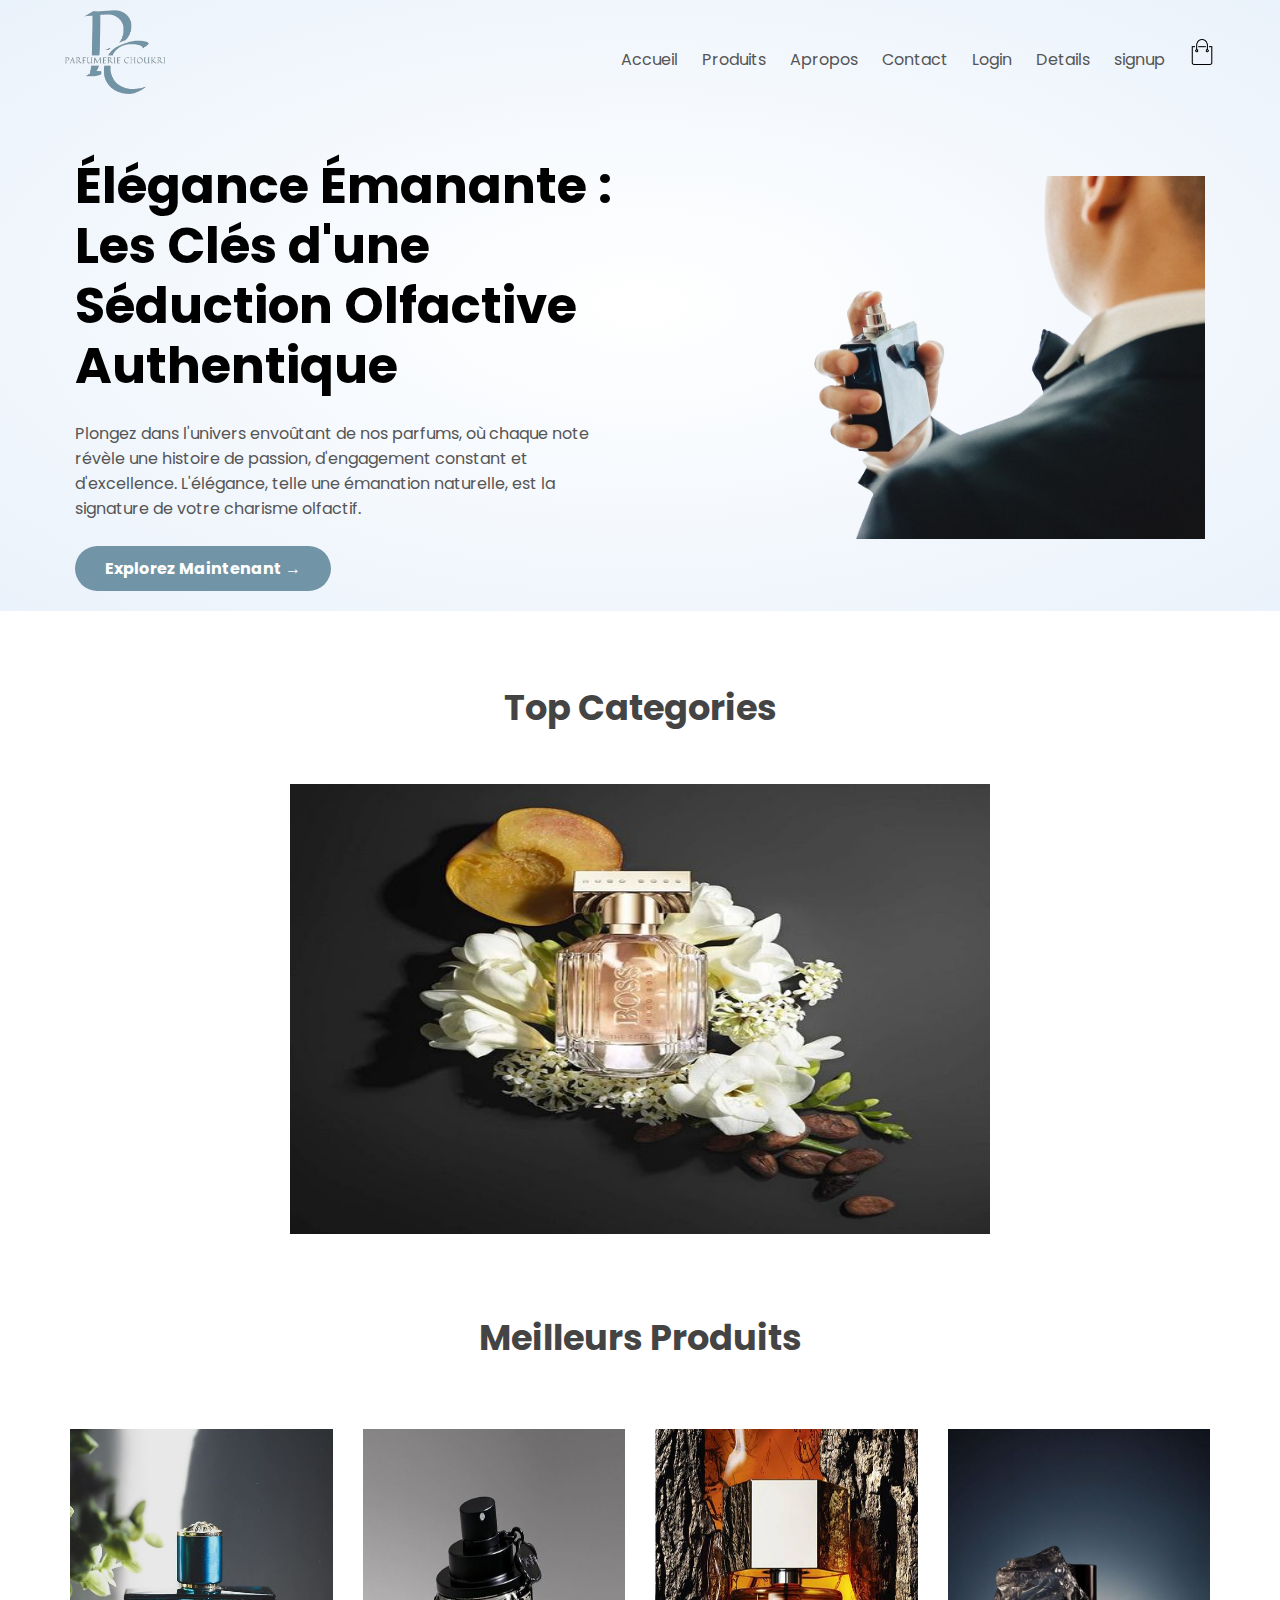
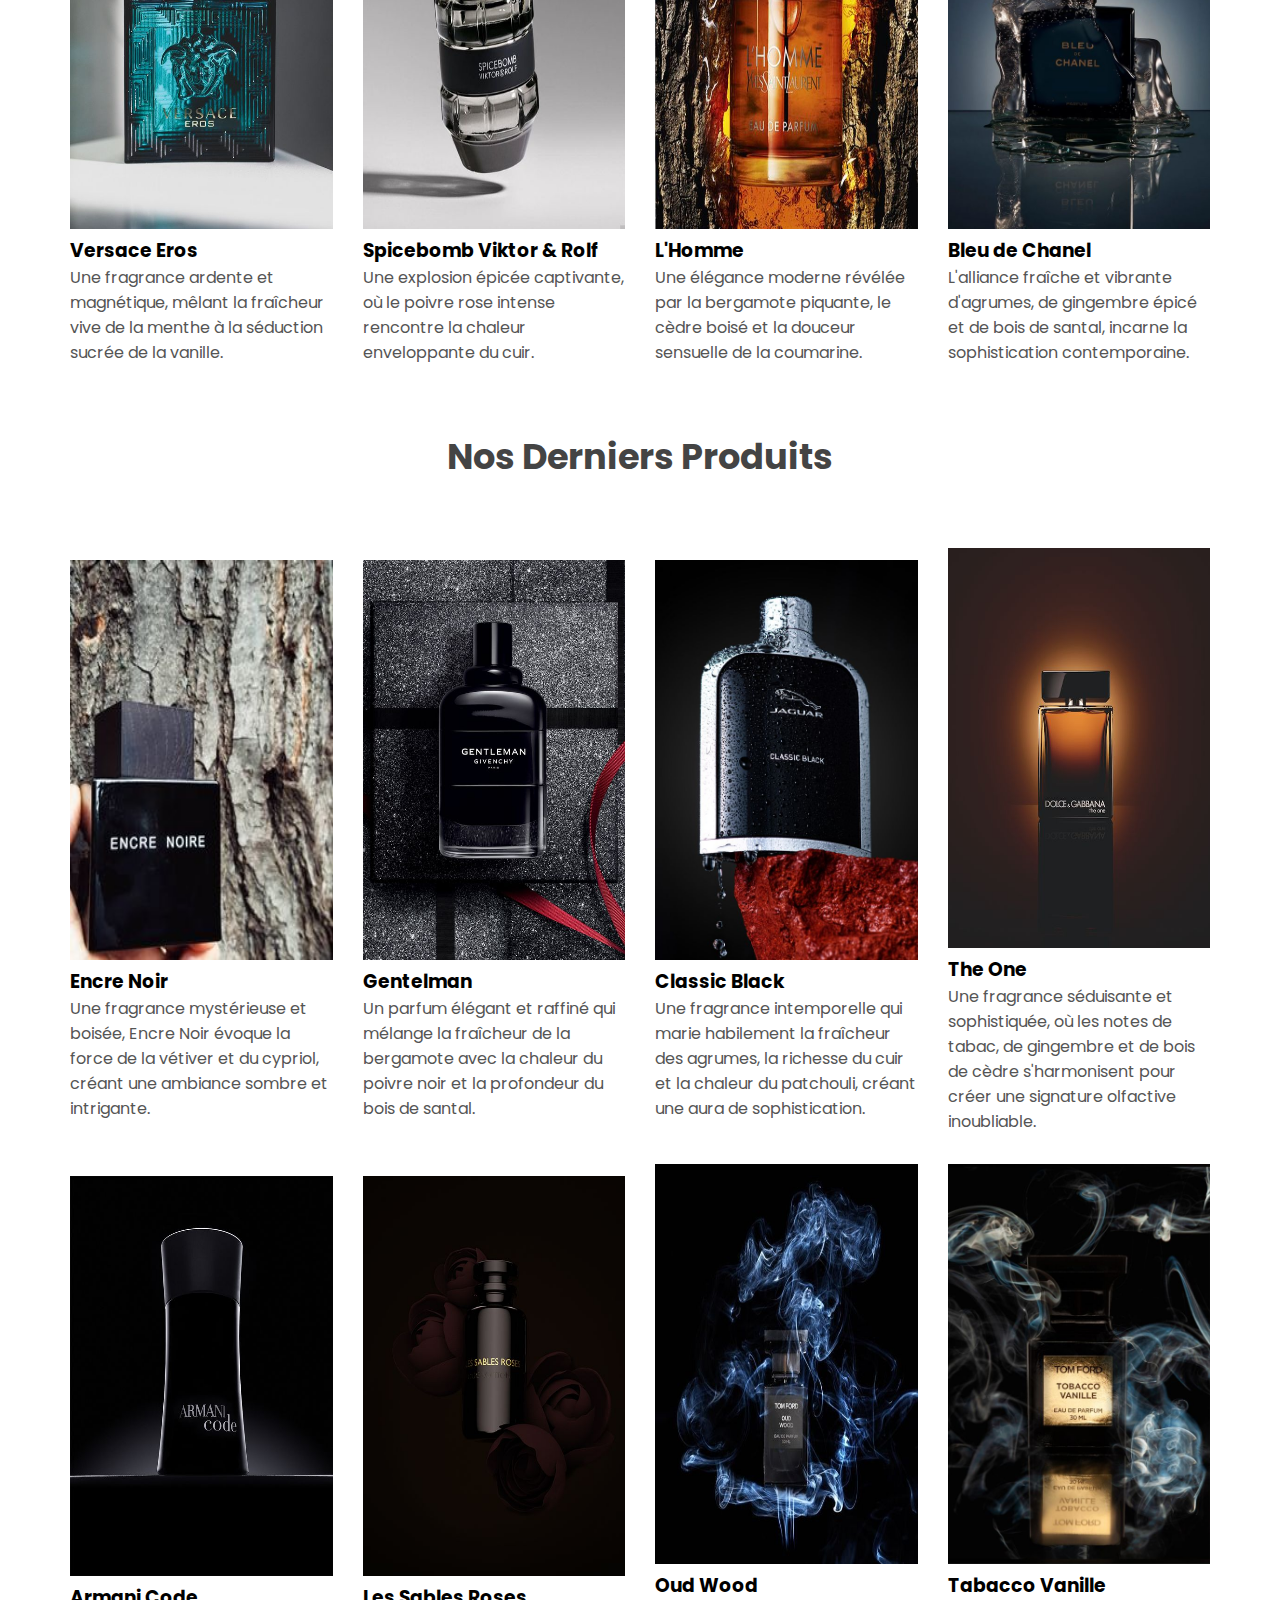
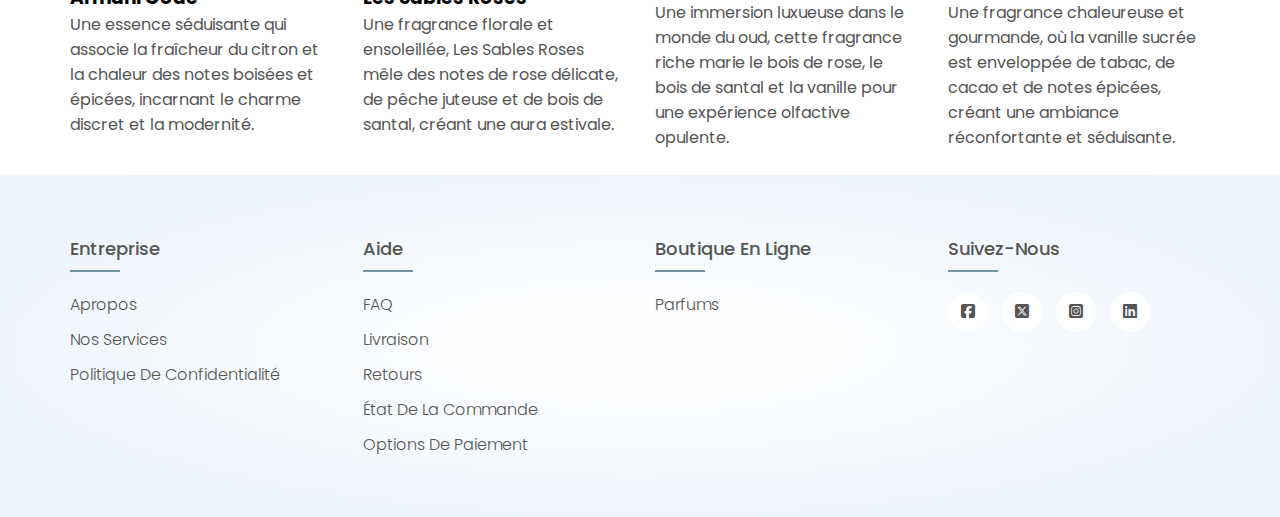
<file: index.html>
<!DOCTYPE html>
<html lang="en">
<head>
    <meta charset="UTF-8">
    <meta name="viewport" content="width=device-width, initial-scale=1.0">
    <title>Parfumerie Choukri - Home Page</title>
    <link rel="stylesheet" href="style.css">
    <link rel="stylesheet" href="https://cdnjs.cloudflare.com/ajax/libs/font-awesome/6.5.1/css/all.min.css"  />
</head>
<body>
    <!-- header -->
    <section class="header-section">
        <div class="container">
            <header class="navbar">
                <div class="logo">
                    <a href="index.html"><img src="images/logo.png" alt="Parfumerie logo"></a>
                </div>
                <nav>
                    <ul>
                        <li><a href="index.html">Accueil</a></li>
                        <li><a href="produits.html">Produits</a></li>
                        <li><a href="apropos.html">Apropos</a></li>
                        <li><a href="contact.php">Contact</a></li>
                        <li><a href="loginform.html" id="form-open">Login</a></li>
                        <li><a href="produits-details.html">Details</a></li>
                        <li><a href="signup.php">signup</a></li>
                    </ul>
                    <img src="images/cart.png" alt="Cart icon" width="26px">
                </nav>
            </header>
    
            <div class="row">
                <div class="col-2">
                    <h1>
                        Élégance Émanante : <br>Les Clés d'une Séduction Olfactive Authentique
                    </h1>
                    <p>
                        Plongez dans l'univers envoûtant de nos parfums, où chaque note révèle une histoire de passion, d'engagement constant et d'excellence. L'élégance, telle une émanation naturelle, est la signature de votre charisme olfactif.
                    </p>
                    <a href=""><strong>Explorez Maintenant &#8594;</strong></a>
                </div>
                <div class="col-2">
                    <img src="images/image1.png" alt="landing image">
                </div>
            </div>
        </div>
    </section>

    <!-- section des categories -->
    <section id="topCategories" class="categories">
        <div class="container">
            <h2>Top Categories</h2>
            <div class="row">
                <div class="col-3">
                    <img src="images/category-1.jpg" alt="">
                </div>
                <div class="col-3">
                    <img src="images/category-2.jpg" alt="">
                </div>
                <div class="col-3">
                    <img src="images/category-3.jpg" alt="">
                </div>
            </div>
        </div>
    </section>

    <!--  Meilleurs Produits -->
    <section class="featured-products">
        <div class="container">
            <h2>Meilleurs Produits</h2>
            <div class="row">
                <div class="col-4">
                    <img src="images/product-1.jpg" alt="produit 1">
                    <h3>Versace Eros</h3>
                    
                    <p>Une fragrance ardente et magnétique, mêlant la fraîcheur vive de la menthe à la séduction sucrée de la vanille.</p>
                </div>
                <div class="col-4">
                    <img src="images/product-2.jpg" alt="produit 2">
                    <h3>Spicebomb Viktor & Rolf</h3>
                    
                    <p>Une explosion épicée captivante, où le poivre rose intense rencontre la chaleur enveloppante du cuir.</p>
                </div>
                <div class="col-4">
                    <img src="images/product-3.jpg" alt="produit 3">
                    <h3>L'Homme</h3>
                    
                    <p>Une élégance moderne révélée par la bergamote piquante, le cèdre boisé et la douceur sensuelle de la coumarine.</p>
                </div>
                <div class="col-4">
                    <img src="images/product-4.jpg" alt="produit 4">
                    <h3>Bleu de Chanel</h3>
                    
                    <p>L'alliance fraîche et vibrante d'agrumes, de gingembre épicé et de bois de santal, incarne la sophistication contemporaine.</p>
                </div>
            </div>
        </div>
    </section>

    <!--  nos derniers produits -->
    <section class="featured-products">
        <div class="container">
            <h2>Nos Derniers Produits</h2>
            <div class="row">
                <div class="col-4">
                    <img src="images/product-5.jpg" alt="produit 1">
                    <h3>Encre Noir</h3>
                    <div class="rating">
                       
                    </div>
                    <p>Une fragrance mystérieuse et boisée, Encre Noir évoque la force de la vétiver et du cypriol, créant une ambiance sombre et intrigante.</p>
                </div>
                <div class="col-4">
                    <img src="images/product-6.jpg" alt="produit 2">
                    <h3>Gentelman</h3>
                    
                    <p>Un parfum élégant et raffiné qui mélange la fraîcheur de la bergamote avec la chaleur du poivre noir et la profondeur du bois de santal.</p>
                </div>
                <div class="col-4">
                    <img src="images/product-7.jpg" alt="produit 3">
                    <h3>Classic Black</h3>
                 
                    <p>Une fragrance intemporelle qui marie habilement la fraîcheur des agrumes, la richesse du cuir et la chaleur du patchouli, créant une aura de sophistication.</p>
                </div>
                <div class="col-4">
                    <img src="images/product-8.jpg" alt="produit 4">
                    <h3>The One</h3>
                
                    <p>Une fragrance séduisante et sophistiquée, où les notes de tabac, de gingembre et de bois de cèdre s'harmonisent pour créer une signature olfactive inoubliable.</p>
                </div>
                <div class="col-4">
                    <img src="images/product-9.jpg" alt="produit 4">
                    <h3>Armani Code</h3>
              
                    <p>Une essence séduisante qui associe la fraîcheur du citron et la chaleur des notes boisées et épicées, incarnant le charme discret et la modernité.</p>
                </div>
                <div class="col-4">
                    <img src="images/product-10.jpg" alt="produit 4">
                    <h3>Les Sables Roses</h3>
                
                    <p>Une fragrance florale et ensoleillée, Les Sables Roses mêle des notes de rose délicate, de pêche juteuse et de bois de santal, créant une aura estivale.</p>
                </div>
                <div class="col-4">
                    <img src="images/product-11.jpg" alt="produit 4">
                    <h3>Oud Wood</h3>
           
                    <p>Une immersion luxueuse dans le monde du oud, cette fragrance riche marie le bois de rose, le bois de santal et la vanille pour une expérience olfactive opulente.</p>
                </div>
                <div class="col-4">
                    <img src="images/product-12.jpg" alt="produit 4">
                    <h3>Tabacco Vanille</h3>
               
                    <p>Une fragrance chaleureuse et gourmande, où la vanille sucrée est enveloppée de tabac, de cacao et de notes épicées, créant une ambiance réconfortante et séduisante.</p>
                </div>
            </div>
        </div>
    </section>

    <!-- footer -->
    <section class="footer">
        <div class="container">
            <div class="footer-row">
                <div class="footer-col">
                    <h4>Entreprise</h4>
                    <ul>
                        <li><a href="#">Apropos</a></li>
                        <li><a href="#">nos services</a></li>
                        <li><a href="#">Politique de confidentialité</a></li>
                    </ul>
                </div>
                <div class="footer-col">
                    <h4>aide</h4>
                    <ul>
                        <li><a href="#">FAQ</a></li>
                        <li><a href="#">livraison</a></li>
                        <li><a href="#">retours</a></li>
                        <li><a href="#">État de la commande</a></li>
                        <li><a href="#">Options de paiement</a></li>
                    </ul>
                </div>
                <div class="footer-col">
                    <h4>boutique en ligne</h4>
                    <ul>
                        <li><a href="#">parfums</a></li>
                    </ul>
                </div>
                <div class="footer-col">
                    <h4>Suivez-nous</h4>
                    <div class="social-links">
                        <a href="#"><i class="fa-brands fa-square-facebook"></i></a>
                        <a href="#"><i class="fa-brands fa-square-x-twitter"></i></a>
                        <a href="#"><i class="fa-brands fa-square-instagram"></i></a>
                        <a href="#"><i class="fa-brands fa-linkedin"></i></i></a>
                    </div>
                </div>
            </div>
        </div>
    </section>
</body>
<script>
    let topCategoriesSlideIndex = 0;
    showTopCategoriesSlides();

    function showTopCategoriesSlides() {
        let i;
        let topCategoriesSlides = document.getElementById("topCategories").getElementsByClassName("col-3");
        
        for (i = 0; i < topCategoriesSlides.length; i++) {
            topCategoriesSlides[i].style.display = "none";
        }

        topCategoriesSlideIndex++;
        if (topCategoriesSlideIndex > topCategoriesSlides.length) {
            topCategoriesSlideIndex = 1;
        }

        topCategoriesSlides[topCategoriesSlideIndex - 1].style.display = "block";
        setTimeout(showTopCategoriesSlides, 2000); // Change slide every 3 seconds
    }
</script>
</html>
</file>
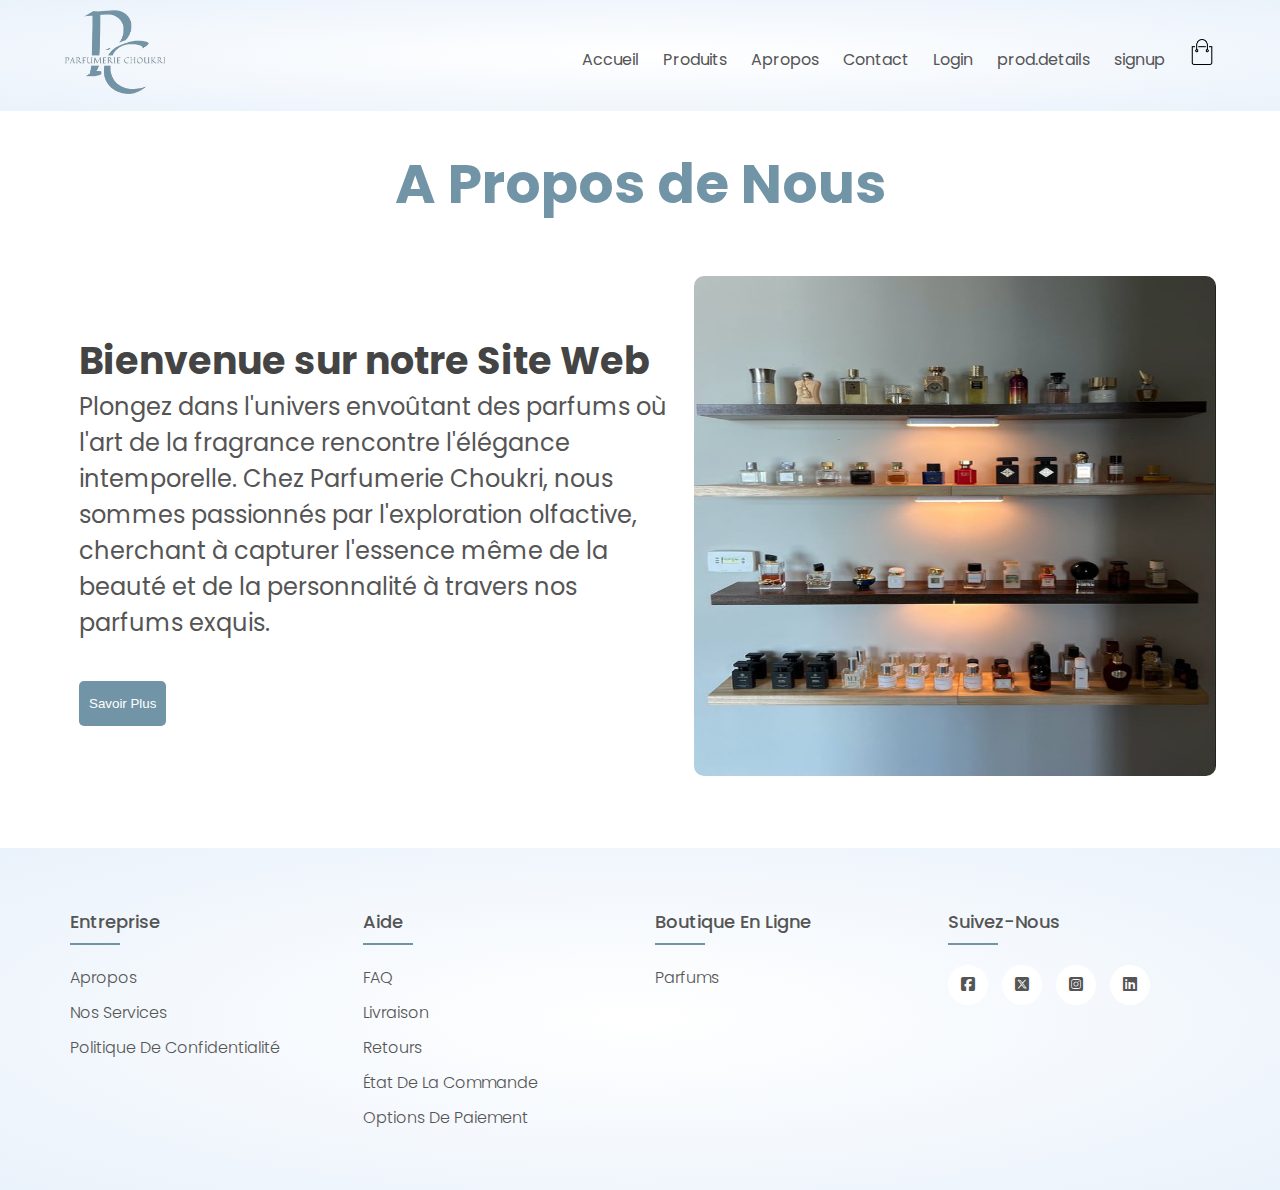
<file: apropos.html>
<!DOCTYPE html>
<html lang="en">
<head>
    <meta charset="UTF-8">
    <meta name="viewport" content="width=device-width, initial-scale=1.0">
    <title>Parfumerie Choukri - Home Page</title>
    <link rel="stylesheet" href="style.css">
    <link rel="stylesheet" href="https://cdnjs.cloudflare.com/ajax/libs/font-awesome/6.5.1/css/all.min.css"   />
</head>
<body>
    <!-- header -->
    <section class="header-section">
        <div class="container">
            <header class="navbar">
                <div class="logo">
                    <a href="index.html"><img src="images/logo.png" alt="Parfumerie logo"></a>
                </div>
                <nav>
                    <ul>
                        <li><a href="index.html">Accueil</a></li>
                        <li><a href="produits.html">Produits</a></li>
                        <li><a href="apropos.html">Apropos</a></li>
                        <li><a href="contact.php">Contact</a></li>
                        <li><a href="loginform.html" id="form-open">Login</a></li>
                        <li><a href="produits-details.html">prod.details</a></li>
                        <li><a href="signup.php">signup</a></li>
                    </ul>
                    <img src="images/cart.png" alt="Cart icon" width="26px">
                </nav>
            </header>
    </section>

    <!-- About US -->
    <section class="hero">
        <div class="heading container">
            <h1>A Propos de Nous</h1>
        </div>
        <div class="about_us">
            <div class="hero_content">
                <h2>Bienvenue sur notre Site Web</h2>
                <p>
                    Plongez dans l'univers envoûtant des parfums où l'art de la fragrance rencontre l'élégance intemporelle. 
                    Chez Parfumerie Choukri, nous sommes passionnés par l'exploration olfactive,
                     cherchant à capturer l'essence même de la beauté et de la personnalité à travers nos parfums exquis. 
                </p>
               <button class="button-2" >Savoir Plus</button>
            </div>
            <div class="hero_image">
                <img src="images/about-image.jpg" alt="">
            </div>
        </div>
    </section>

    <!-- footer -->
    <section class="footer">
        <div class="container">
            <div class="footer-row">
                <div class="footer-col">
                    <h4>Entreprise</h4>
                    <ul>
                        <li><a href="#">Apropos</a></li>
                        <li><a href="#">nos services</a></li>
                        <li><a href="#">Politique de confidentialité</a></li>
                    </ul>
                </div>
                <div class="footer-col">
                    <h4>aide</h4>
                    <ul>
                        <li><a href="#">FAQ</a></li>
                        <li><a href="#">livraison</a></li>
                        <li><a href="#">retours</a></li>
                        <li><a href="#">État de la commande</a></li>
                        <li><a href="#">Options de paiement</a></li>
                    </ul>
                </div>
                <div class="footer-col">
                    <h4>boutique en ligne</h4>
                    <ul>
                        <li><a href="#">parfums</a></li>
                    </ul>
                </div>
                <div class="footer-col">
                    <h4>Suivez-nous</h4>
                    <div class="social-links">
                        <a href="#"><i class="fa-brands fa-square-facebook"></i></a>
                        <a href="#"><i class="fa-brands fa-square-x-twitter"></i></a>
                        <a href="#"><i class="fa-brands fa-square-instagram"></i></a>
                        <a href="#"><i class="fa-brands fa-linkedin"></i></a>
                    </div>
                </div>
            </div>
        </div>
    </section>
</body>
</html>
</file>
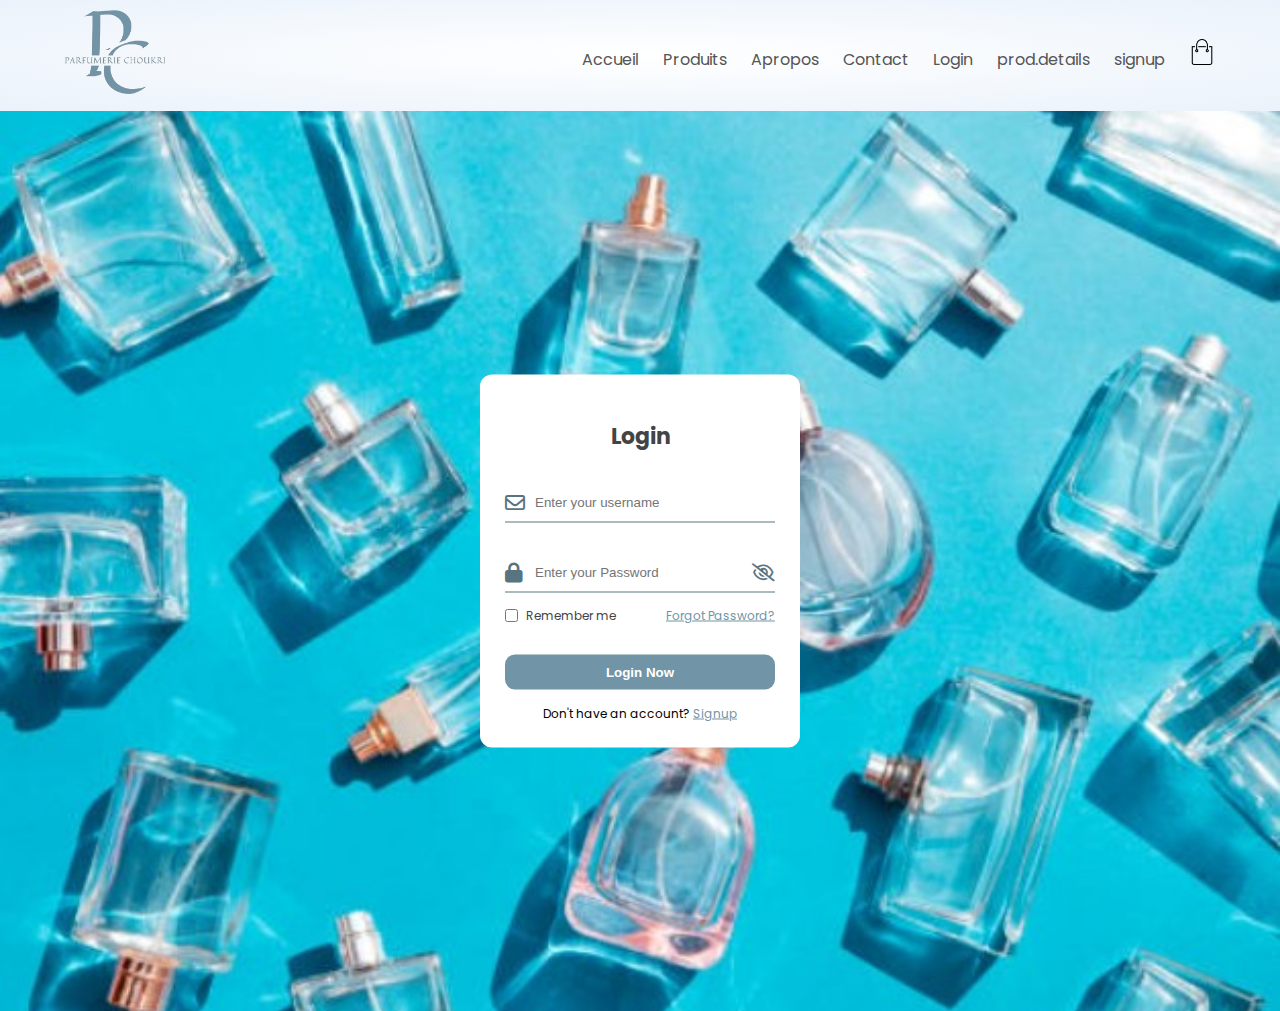
<file: loginform.html>
<!DOCTYPE html>
<html lang="en">
<head>
    <meta charset="UTF-8">
    <meta name="viewport" content="width=device-width, initial-scale=1.0">
    <title>Login</title>
    <link rel="stylesheet" href="style.css">
    <link rel="stylesheet" href="https://cdnjs.cloudflare.com/ajax/libs/font-awesome/6.5.1/css/all.min.css"   />
</head>
<body>
    <!-- header -->
    <section class="header-section">
        <div class="container">
            <header class="navbar">
                <div class="logo">
                    <a href="index.html"><img src="images/logo.png" alt="Parfumerie logo"></a>
                </div>
                <nav>
                    <ul>
                        <li><a href="index.html">Accueil</a></li>
                        <li><a href="produits.html">Produits</a></li>
                        <li><a href="apropos.html">Apropos</a></li>
                        <li><a href="contact.php">Contact</a></li>
                        <li><a href="loginform.html" id="form-open">Login</a></li>
                        <li><a href="produits-details.html">prod.details</a></li>
                        <li><a href="signup.php">signup</a></li>
                    </ul>
                    <img src="images/cart.png" alt="Cart icon" width="26px">
                </nav>
            </header>
        </div>
    </section>

    <!-- login form -->
    <section class="home">
        <div class="form-container">
            <div class="form login-form">
                <form action="logincode.php" method="post">
                    <h2>Login</h2>
                    <div class="input-box">
                        <input type="text" name="username" placeholder="Enter your username">
                        <i class="fa-regular fa-envelope email required"></i>
                    </div>
                    <div class="input-box">
                        <input type="text" name="password" placeholder="Enter your Password">
                        <i class="fa-solid fa-lock password required"></i>
                        <i class="fa-regular fa-eye-slash pw-hide"></i>
                    </div>

                    <div class="option_field">
                        <span class="checkbox">
                            <input type="checkbox" id="check">
                            <label for="check">Remember me</label>
                        </span>
                        <a href="#" class="forgot_pw"> Forgot Password?</a>
                    </div>

                    <button class="button" type="submit" ><strong>Login Now</strong></button>

                    <div class="login_signup">
                        Don't have an account? <a href="signup.php" id="signup">Signup</a>
                    </div>
                </form>
            </div>
        </div>
    </section>

  

</body>
</html>
</file>
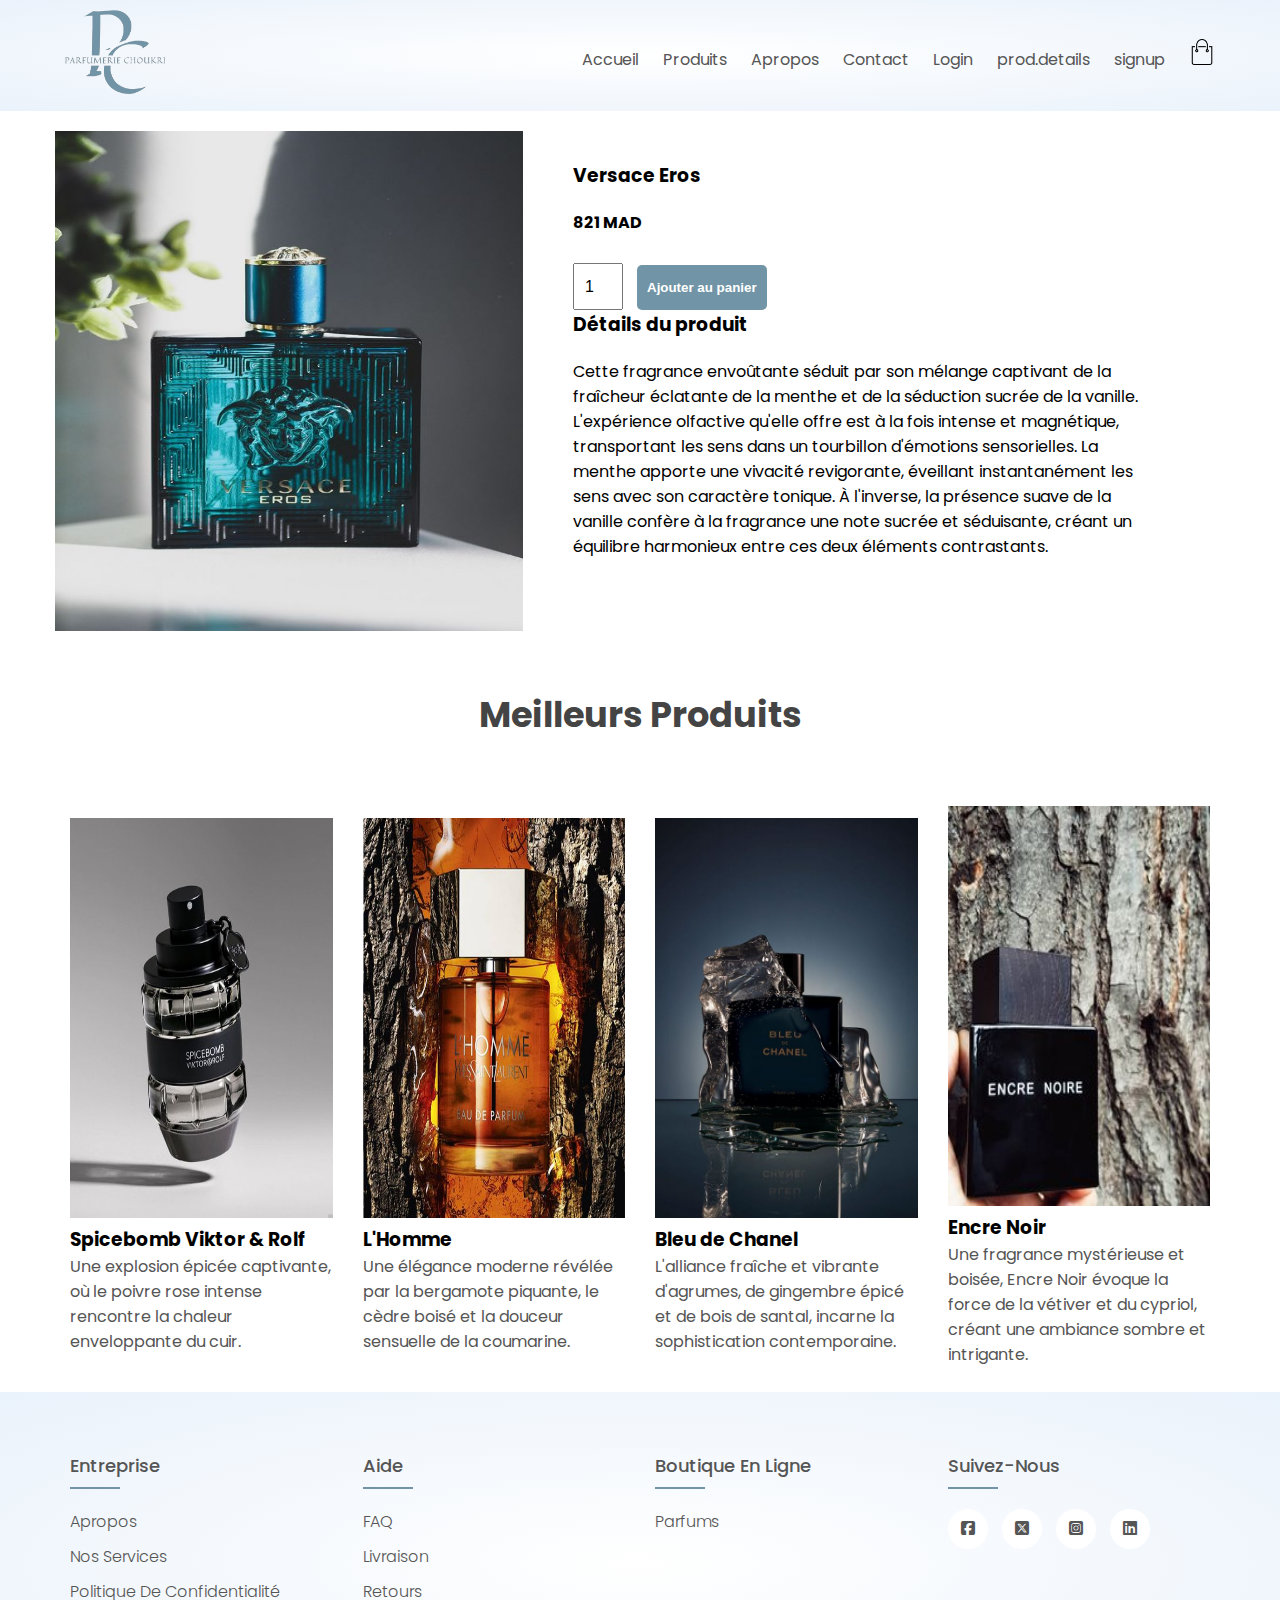
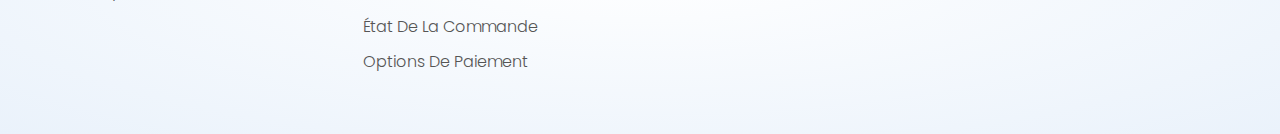
<file: produits-details.html>
<!DOCTYPE html>
<html lang="en">
<head>
    <meta charset="UTF-8">
    <meta name="viewport" content="width=device-width, initial-scale=1.0">
    <title>Parfumerie Choukri - Home Page</title>
    <link rel="stylesheet" href="style.css">
    <link rel="stylesheet" href="https://cdnjs.cloudflare.com/ajax/libs/font-awesome/6.5.1/css/all.min.css"  />
</head>
<body>
    <!-- header -->
    <section class="header-section">
        <div class="container">
            <header class="navbar">
                <div class="logo">
                    <a href="index.html"><img src="images/logo.png" alt="Parfumerie logo"></a>
                </div>
                <nav>
                    <ul>
                        <li><a href="index.html">Accueil</a></li>
                        <li><a href="produits.html">Produits</a></li>
                        <li><a href="apropos.html">Apropos</a></li>
                        <li><a href="contact.php">Contact</a></li>
                        <li><a href="loginform.html" id="form-open">Login</a></li>
                        <li><a href="produits-details.html">prod.details</a></li>
                        <li><a href="signup.php">signup</a></li>
                    </ul>
                    <img src="images/cart.png" alt="Cart icon" width="26px">
                </nav>
            </header>
        </div>
    </section>


    <!-- Details Section -->
    <section id="prodetails" class="container">
        <div class="single_pro_image">
            <img src="images/product-1.jpg" width="100%" id="MainImg" alt="Image Principale"> 
        </div>
        
        <div class="single_pro_details">
            <h3>Versace Eros</h3>
            <h4>821 MAD</h4>
            <input type="number" value="1">
            <button class="button-2"><strong>Ajouter au panier</strong></button>
            <h3>Détails du produit</h3>
            <span>
                Cette fragrance envoûtante séduit par son mélange captivant de la fraîcheur éclatante de la menthe et de la séduction sucrée 
                de la vanille. L'expérience olfactive qu'elle offre est à la fois intense et magnétique, transportant les sens dans un 
                tourbillon d'émotions sensorielles. La menthe apporte une vivacité revigorante, éveillant instantanément les sens avec son 
                caractère tonique. À l'inverse, la présence suave de la vanille confère à la fragrance une note sucrée et séduisante, créant 
                un équilibre harmonieux entre ces deux éléments contrastants.
            </span>
        </div>
    </section>

    <section class="featured-products">
        <div class="container">
            <h2>Meilleurs Produits</h2>
            <div class="row">
                <div class="col-4">
                    <img src="images/product-2.jpg" alt="produit 2">
                    <h3>Spicebomb Viktor & Rolf</h3>
                    
                    <p>Une explosion épicée captivante, où le poivre rose intense rencontre la chaleur enveloppante du cuir.</p>
                </div>
                <div class="col-4">
                    <img src="images/product-3.jpg" alt="produit 3">
                    <h3>L'Homme</h3>
                   
                    <p>Une élégance moderne révélée par la bergamote piquante, le cèdre boisé et la douceur sensuelle de la coumarine.</p>
                </div>
                <div class="col-4">
                    <img src="images/product-4.jpg" alt="produit 4">
                    <h3>Bleu de Chanel</h3>
               
                    <p>L'alliance fraîche et vibrante d'agrumes, de gingembre épicé et de bois de santal, incarne la sophistication contemporaine.</p>
                </div>
                <div class="col-4">
                    <img src="images/product-5.jpg" alt="produit 1">
                    <h3>Encre Noir</h3>
               
                    <p>Une fragrance mystérieuse et boisée, Encre Noir évoque la force de la vétiver et du cypriol, créant une ambiance sombre et intrigante.</p>
                </div>
            </div>
        </div>
    </section>

    <!-- footer -->
    <section class="footer">
        <div class="container">
            <div class="footer-row">
                <div class="footer-col">
                    <h4>Entreprise</h4>
                    <ul>
                        <li><a href="#">Apropos</a></li>
                        <li><a href="#">nos services</a></li>
                        <li><a href="#">Politique de confidentialité</a></li>
                    </ul>
                </div>
                <div class="footer-col">
                    <h4>aide</h4>
                    <ul>
                        <li><a href="#">FAQ</a></li>
                        <li><a href="#">livraison</a></li>
                        <li><a href="#">retours</a></li>
                        <li><a href="#">État de la commande</a></li>
                        <li><a href="#">Options de paiement</a></li>
                    </ul>
                </div>
                <div class="footer-col">
                    <h4>boutique en ligne</h4>
                    <ul>
                        <li><a href="#">parfums</a></li>
                    </ul>
                </div>
                <div class="footer-col">
                    <h4>Suivez-nous</h4>
                    <div class="social-links">
                        <a href="#"><i class="fa-brands fa-square-facebook"></i></a>
                        <a href="#"><i class="fa-brands fa-square-x-twitter"></i></a>
                        <a href="#"><i class="fa-brands fa-square-instagram"></i></a>
                        <a href="#"><i class="fa-brands fa-linkedin"></i></i></a>
                    </div>
                </div>
            </div>
        </div>
    </section>
</body>
</html>
</file>
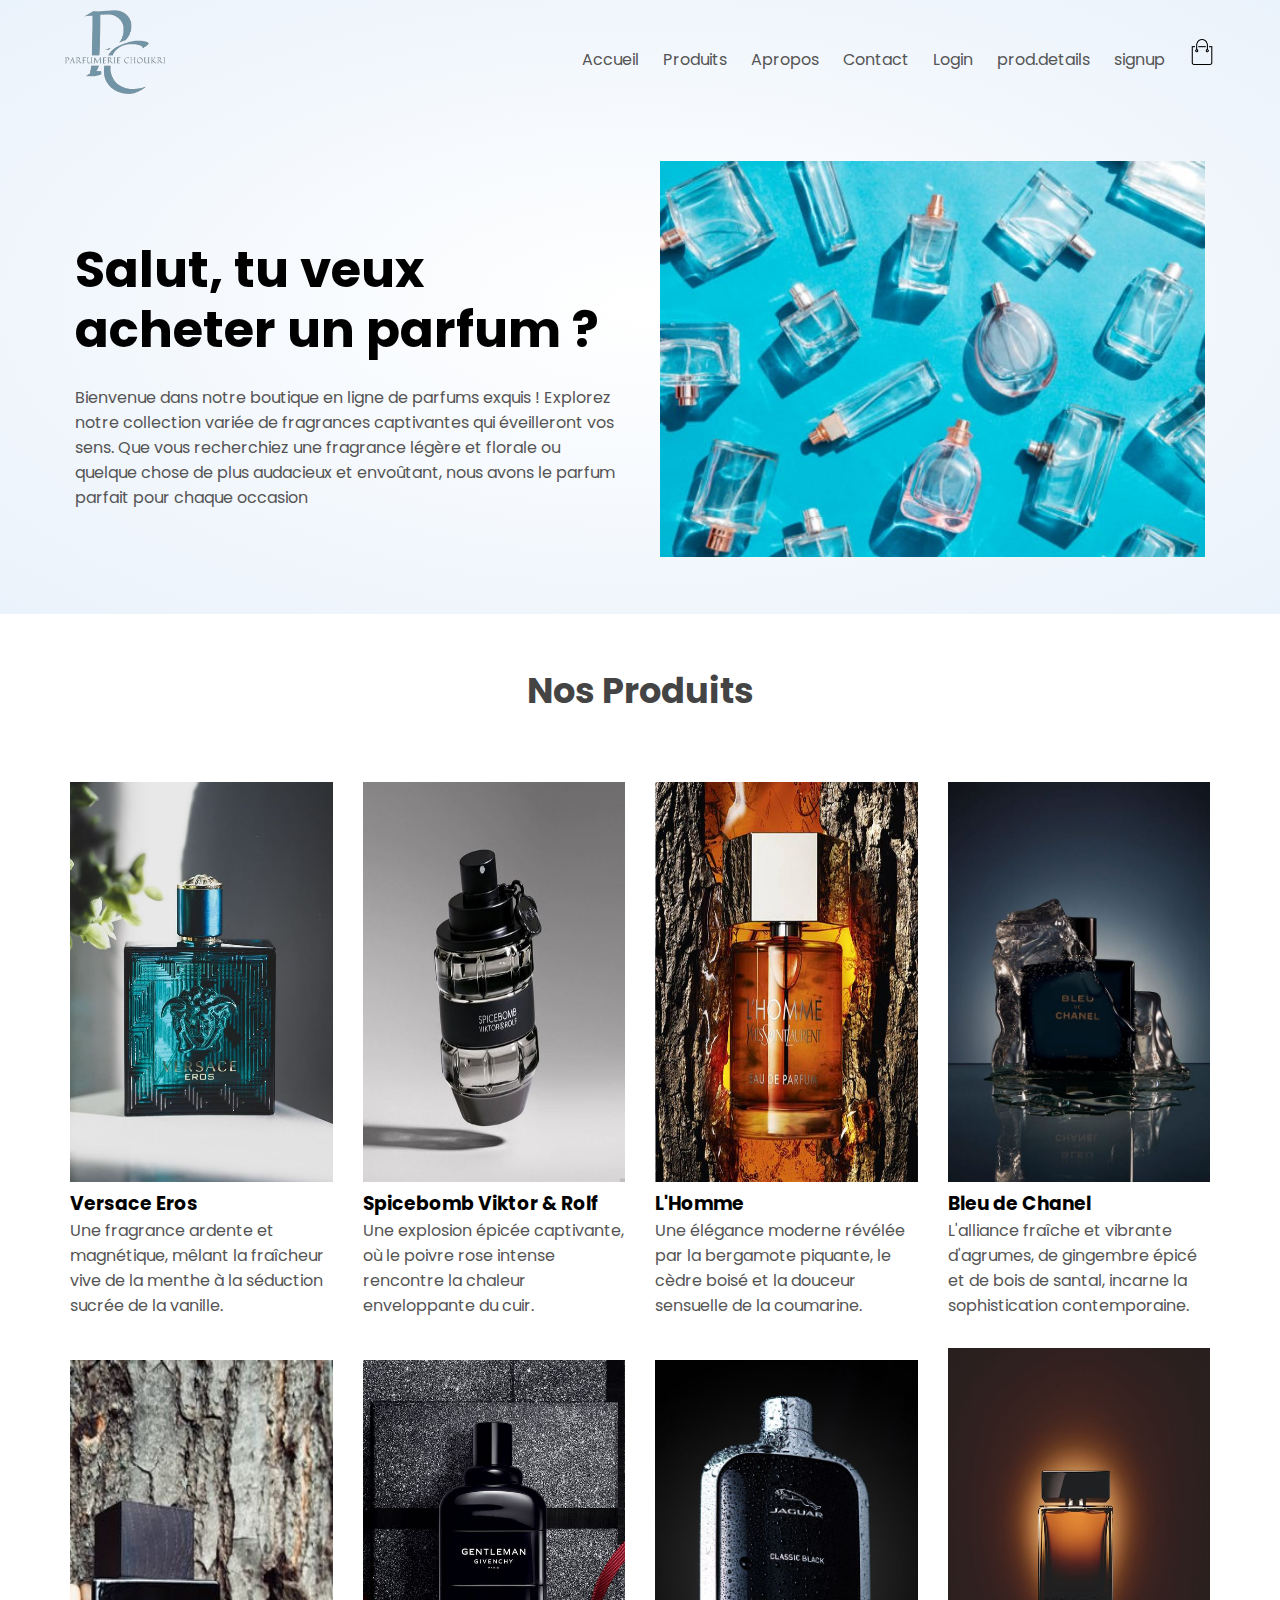
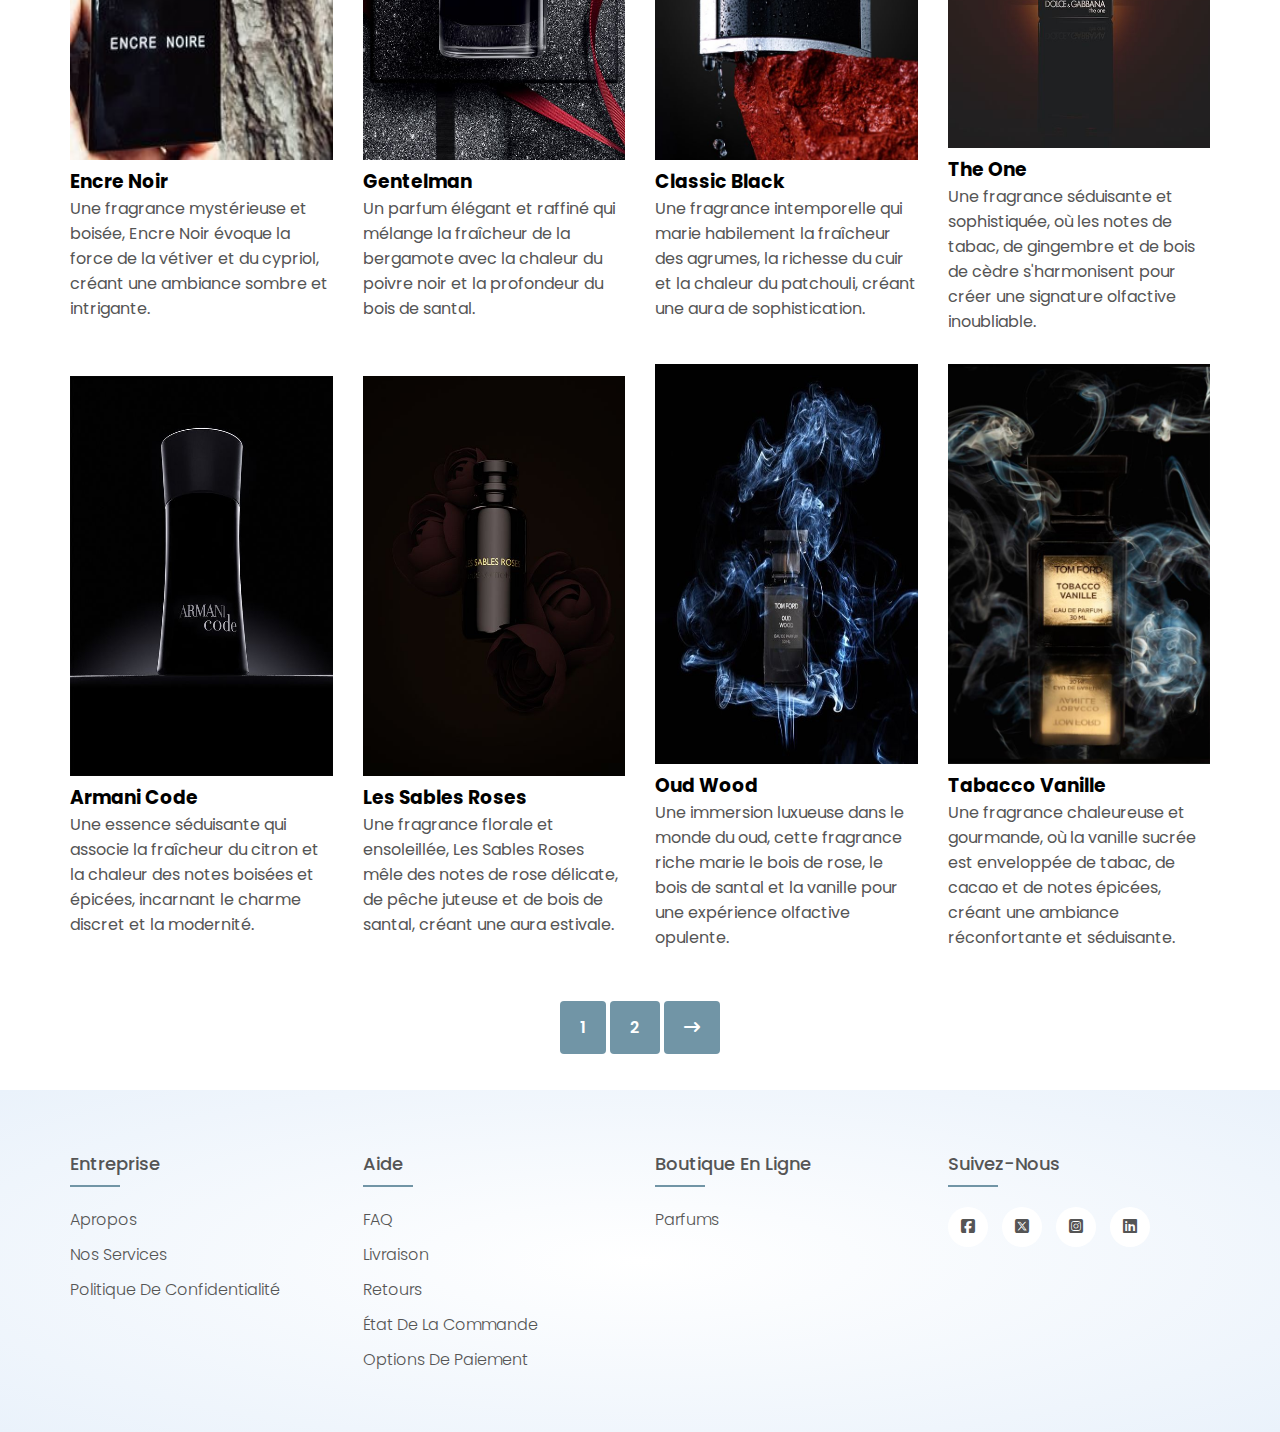
<file: produits.html>
<!DOCTYPE html>
<html lang="en">
<head>
    <meta charset="UTF-8">
    <meta name="viewport" content="width=device-width, initial-scale=1.0">
    <title>Parfumerie Choukri - Home Page</title>
    <link rel="stylesheet" href="style.css">
    <link rel="stylesheet" href="https://cdnjs.cloudflare.com/ajax/libs/font-awesome/6.5.1/css/all.min.css" />
</head>

<body>
    <!-- header -->
    <section class="header-section">
        <div class="container">
            <header class="navbar">
                <div class="logo">
                    <a href="index.html"><img src="images/logo.png" alt="Parfumerie logo"></a>
                </div>
                <nav>
                    <ul>
                        <li><a href="index.html">Accueil</a></li>
                        <li><a href="produits.html">Produits</a></li>
                        <li><a href="apropos.html">Apropos</a></li>
                        <li><a href="contact.php">Contact</a></li>
                        <li><a href="loginform.html" id="form-open">Login</a></li>
                        <li><a href="produits-details.html">prod.details</a></li>
                        <li><a href="signup.php">signup</a></li>
                    </ul>
                    <img src="images/cart.png" alt="Cart icon" width="26px">
                </nav>
            </header>
    
            <div class="row">
                <div class="col-2">
                    <h1>
                        Salut, tu veux acheter un parfum ?
                    </h1>
                    <p>
                        Bienvenue dans notre boutique en ligne de parfums exquis ! 
                        Explorez notre collection variée de fragrances captivantes qui éveilleront vos sens. 
                        Que vous recherchiez une fragrance légère et florale ou quelque chose de plus audacieux et envoûtant,
                         nous avons le parfum parfait pour chaque occasion
                    </p>
                </div>
                <div class="col-2">
                    <img src="images/image2.jpg" alt="landing image">
                </div>
            </div>
        </div>
    </section>

    <!--  Les Produits -->
    <section class="featured-products">
        <div class="container">
            <h2>Nos Produits</h2>
            <div class="row">
                <div class="col-4" onclick="window.location.href='produits-details.html';">
                    <img src="images/product-1.jpg" alt="produit 1">
                    <h3>Versace Eros</h3>
                    
                    <p>Une fragrance ardente et magnétique, mêlant la fraîcheur vive de la menthe à la séduction sucrée de la vanille.</p>
                </div>
                <div class="col-4">
                    <img src="images/product-2.jpg" alt="produit 2">
                    <h3>Spicebomb Viktor & Rolf</h3>
                    
                    <p>Une explosion épicée captivante, où le poivre rose intense rencontre la chaleur enveloppante du cuir.</p>
                </div>
                <div class="col-4">
                    <img src="images/product-3.jpg" alt="produit 3">
                    <h3>L'Homme</h3>
                    
                    <p>Une élégance moderne révélée par la bergamote piquante, le cèdre boisé et la douceur sensuelle de la coumarine.</p>
                </div>
                <div class="col-4">
                    <img src="images/product-4.jpg" alt="produit 4">
                    <h3>Bleu de Chanel</h3>
                    
                    <p>L'alliance fraîche et vibrante d'agrumes, de gingembre épicé et de bois de santal, incarne la sophistication contemporaine.</p>
                </div>
                <div class="col-4">
                    <img src="images/product-5.jpg" alt="produit 1">
                    <h3>Encre Noir</h3>
                    
                    <p>Une fragrance mystérieuse et boisée, Encre Noir évoque la force de la vétiver et du cypriol, créant une ambiance sombre et intrigante.</p>
                </div>
                <div class="col-4">
                    <img src="images/product-6.jpg" alt="produit 2">
                    <h3>Gentelman</h3>
                    
                    
                    <p>Un parfum élégant et raffiné qui mélange la fraîcheur de la bergamote avec la chaleur du poivre noir et la profondeur du bois de santal.</p>
                </div>
                <div class="col-4">
                    <img src="images/product-7.jpg" alt="produit 3">
                    <h3>Classic Black</h3>
                    
                    <p>Une fragrance intemporelle qui marie habilement la fraîcheur des agrumes, la richesse du cuir et la chaleur du patchouli, créant une aura de sophistication.</p>
                </div>
                <div class="col-4">
                    <img src="images/product-8.jpg" alt="produit 4">
                    <h3>The One</h3>
                    
                    <p>Une fragrance séduisante et sophistiquée, où les notes de tabac, de gingembre et de bois de cèdre s'harmonisent pour créer une signature olfactive inoubliable.</p>
                </div>
                <div class="col-4">
                    <img src="images/product-9.jpg" alt="produit 4">
                    <h3>Armani Code</h3>
                    
                    <p>Une essence séduisante qui associe la fraîcheur du citron et la chaleur des notes boisées et épicées, incarnant le charme discret et la modernité.</p>
                </div>
                <div class="col-4">
                    <img src="images/product-10.jpg" alt="produit 4">
                    <h3>Les Sables Roses</h3>
                    
                    
                    <p>Une fragrance florale et ensoleillée, Les Sables Roses mêle des notes de rose délicate, de pêche juteuse et de bois de santal, créant une aura estivale.</p>
                </div>
                <div class="col-4">
                    <img src="images/product-11.jpg" alt="produit 4">
                    <h3>Oud Wood</h3>
                    
                    <p>Une immersion luxueuse dans le monde du oud, cette fragrance riche marie le bois de rose, le bois de santal et la vanille pour une expérience olfactive opulente.</p>
                </div>
                <div class="col-4">
                    <img src="images/product-12.jpg" alt="produit 4">
                    <h3>Tabacco Vanille</h3>
                    
                    <p>Une fragrance chaleureuse et gourmande, où la vanille sucrée est enveloppée de tabac, de cacao et de notes épicées, créant une ambiance réconfortante et séduisante.</p>
                </div>
            </div>
        </div>
    </section>
    <!-- pagination -->
    <section id="pagination" class="container">
        <a href="#">1</a>
        <a href="#">2</a>
        <a href="#"><i class="fa-solid fa-arrow-right-long"></i></a>
    </section>

    <!-- footer -->
    <section class="footer">
        <div class="container">
            <div class="footer-row">
                <div class="footer-col">
                    <h4>Entreprise</h4>
                    <ul>
                        <li><a href="#">Apropos</a></li>
                        <li><a href="#">nos services</a></li>
                        <li><a href="#">Politique de confidentialité</a></li>
                    </ul>
                </div>
                <div class="footer-col">
                    <h4>aide</h4>
                    <ul>
                        <li><a href="#">FAQ</a></li>
                        <li><a href="#">livraison</a></li>
                        <li><a href="#">retours</a></li>
                        <li><a href="#">État de la commande</a></li>
                        <li><a href="#">Options de paiement</a></li>
                    </ul>
                </div>
                <div class="footer-col">
                    <h4>boutique en ligne</h4>
                    <ul>
                        <li><a href="#">parfums</a></li>
                    </ul>
                </div>
                <div class="footer-col">
                    <h4>Suivez-nous</h4>
                    <div class="social-links">
                        <a href="#"><i class="fa-brands fa-square-facebook"></i></a>
                        <a href="#"><i class="fa-brands fa-square-x-twitter"></i></a>
                        <a href="#"><i class="fa-brands fa-square-instagram"></i></a>
                        <a href="#"><i class="fa-brands fa-linkedin"></i></i></a>
                    </div>
                </div>
            </div>
        </div>
    </section>
	
</body>
</html>
</file>
<file: style.css>
@import url('https://fonts.googleapis.com/css2?family=Poppins:wght@200;300;400;500;600;700&display=swap');

*{
    margin: 0;
    padding: 0;
    box-sizing: border-box;
}

body{
    font-family: 'Poppins', sans-serif;
}

.navbar{
    display: flex;
    align-items: center;
    padding: 10px;
}

.logo img{
    width: 100px;
}

nav{
    flex: 1;
    text-align: right;
}

nav ul{
    display: inline-block;
    list-style-type: none;
}

nav ul li{
    display: inline-block;
    margin-right: 20px;
}

nav ul li a{
    text-decoration: none;
    color: #555;
}

.container{
    max-width: 1200px;
    margin: 10px auto;
    padding-left: 15px;
    padding-right: 15px;
}

.row{
    display: flex;
    align-items: center;
    justify-content: space-around;
    flex-wrap: wrap;
}

.col-2{
    flex-basis: 50%;
    padding: 20px;
    min-width: 300px;
}

.col-2 img{
    width: 100%;
    padding: 30px 0;
}

.col-2 h1{
    font-size: 50px;
    line-height: 60px;
    margin: 25px 0;
}

.col-2 a{
    display: inline-block;
    text-decoration: none;
    padding: 10px 30px;
    background: #7195a6;
    color: #fff;
    border-radius: 30px;
    margin-top: 25px;
    transition: background 0.5s;
}

.col-2 a:hover{
    background: #587481;
}

p{
    color: #555;
}

.header-section{
    margin-top: -10px;
    background: radial-gradient(#fff, #eaf2fb);
}

/* style de section categorie */

.categories{
    margin: 70px 0;
}
.col-3{
    flex-basis: 30%;
    min-width:700px;
    margin: auto;
    transition: transform 0.4s;
}

.col-3 img{
    width: 100%;
    height: 450px;
}

.col-3:hover{
    transform: translateY(-10px);
}

.container h2{
    text-align: center;
    font-size: 2.2rem;
    color: #444;
    margin: 50px 0;
}

/* Meilleurs Produits */
.col-4{
    flex-basis: 25%;
    min-width: 200px;
    padding: 15px;
    transition: transform 0.4s;
}

.col-4 img{
    width: 100%;
    height: 400px;
}

.col-4:hover{
    transform: translateY(-10px);
}

/* footer */

.footer-row{
    display: flex;
    flex-wrap: wrap;
}

.footer-col ul{
    list-style: none;
}

.footer{
    background: radial-gradient(#fff, #eaf2fb);
    padding: 50px 0;
}

.footer-col{
    width: 25%;
    padding: 0 15px;
}

.footer-col h4{
    font-size: 18px;
    color: #555;
    text-transform: capitalize;
    margin-bottom: 30px;
    font-weight: 500;
    position: relative;
}

.footer-col h4::before{
    content: '';
    position: absolute;
    left: 0;
    bottom: -10px;
    background-color: #7195a6;
    height: 2px;
    box-sizing: border-box;
    width: 50px;
}

.footer-col ul li:not(:last-child){
    margin-bottom: 10px;
}

.footer-col ul li a{
    font-size: 16px;
    text-transform: capitalize;
    color: #ffffff;
    text-decoration: none;
    font-weight: 300;
    color: #555;
    display: block;
    transition: all 0.3s ease;
}

.footer-col ul li a:hover{
    color: #444;
    padding-left: 8px;
}

.footer-col .social-links a{
    display: inline-block;
    height: 40px;
    width: 40px;
    background-color: #fff;
    margin: 0 10px 10px 0;
    text-align: center;
    line-height: 40px;
    border-radius: 50%;
    color: #555;
    transition: all 0.5s ease;
}

.footer-col .social-links a:hover{
    color: #fff;
    background-color: #555;
}

/* login page */

.home{
    position: relative;
    height: 100vh;
    width: 100%;
    background-image: url("images/image2.jpg");
    background-size: cover;
    background-position: center;
    margin-top: -10px;
}

.form-container{
    position: absolute;
    max-width: 320px;
    width: 100%;
    top: 50%;
    left: 50%;
    transform: translate(-50%, -50%);
    z-index: 101;
    background: #fff;
    padding: 25px;
    border-radius: 12px;
    box-shadow: rgba(0, 0, 0, 0.1);
}

.form-container h2{
    font-size: 22px;
    color: #444;
    text-align: center;
}

.form-close{
    position: absolute;
    top: 10px;
    right: 20px;
    color: #444;
    font-size: 22px;
    opacity: 0.7;
    cursor: pointer;
}

.input-box{
    position: relative;
    margin-top: 30px;
    width: 100%;
    height: 40px;
}

.input-box input{
    height: 100%;
    width: 100%;
    border: none;
    outline: none;
    padding: 0 30px;
    color: #444;
    transition: all 0.2s ease;
    border-bottom: 1.5px solid #587481;
}

.input-box input:focus{
    border-color: #7195a6;
}

.input-box i{
    position: absolute;
    top: 50%;
    transform: translateY(-50%);
    font-size: 20px;
    color: #587481;
}

.input-box i.email,
.input-box i.password{
    left: 0px;
}

.input-box input:focus ~ i.email,
.input-box input:focus ~ i.password{
    color: #7195a6;
}

.input-box i.pw-hide{
    right: 0;
    font-size: 18px;
    cursor: pointer;
}

.option_field{
    margin-top: 14px;
    display: flex;
    align-items: center;
    justify-content: space-between;
}

.form-container a{
    color: #7195a6;
    font-size: 12px;
}

.form-container a:hover{
    text-decoration: underline;
}

.checkbox{
    display: flex;
    column-gap: 8px;
    word-spacing: nowrap;
    font-size: 12px;
}

.checkbox input{
    accent-color: #7195a6;
}

.checkbox label{
    font-size: 12px;
    cursor: pointer;
    user-select: none;
    color: #444;
}

.form-container .button{
    background: #7195a6;
    color: #fff;
    margin-top: 30px;
    width: 100%;
    padding: 10px 0;
    border-radius: 10px;
    border: none;
}

.login_signup{
    font-size: 12px;
    text-align: center;
    margin-top: 15px;
}

/* products page */

#pagination{
    text-align: center;
    margin-top: 50px;
    margin-bottom: 50px;
}

#pagination a{
    text-decoration: none;
    background-color: #7195a6;
    padding: 15px 20px;
    border-radius: 4px;
    color: #fff;
    font-weight: 600;
}

#pagination a i{
    font-size: 16px;
    font-weight: 600;
}

/* Product Details Page */

#prodetails{
    display: flex;
    margin-top: 20px;

}

#prodetails .single_pro_image{
    width: 40%;
    margin-right: 50px;
}

#prodetails .single_pro_image img{
    height: 500px;
}

#prodetails .single_pro_details{
    width: 50%;
    padding-top: 30px;
}

#prodetails .single_pro_details h3{
    padding: 0 0 20px 0;
}

#prodetails .single_pro_details h4{
    font-style: 26px;
}

#prodetails .single_pro_details input{
    width: 50px;
    height: 47px;
    padding-left: 10px;
    font-size: 16px;
    margin-right: 10px;
}

#prodetails .single_pro_details input:focus{
    outline: none;
}

.button-2{
    background: #7195a6;
    color: #fff;
    margin-top: 30px;
    padding: 10px;
    border-radius: 5px;
    border: none;
    height: 45px;
}

#prodetails .single_pro_details span{
    line-height: 25px;
}

/* Apropos */
.hero{
    background-color: #ffffff;
    overflow: hidden;
    
}

.heading h1{
    color: #7195a6;
    font-size: 55px;
    text-align: center;
    margin-top: 35px;
}

.about_us{
    display: flex;
    justify-content: center;
    align-items: center;
    width: 90%;
    margin: 65px auto;
}

.hero_content{
    flex: 1;
    width: 600px;
    margin: 0px 15px;
}

.hero_content h2{
    font-size: 38px;
    width: 600px;
    margin: auto;
    color: #444;
}

.hero_content p{
    font-size: 24px;
    line-height: 1.5;
    margin-bottom: 10px;
    color: #555;
}

.hero_image{
    flex: 1;
    width: 600px;
    margin: auto;
}

.hero_image img{
    width: 100%;
    border-radius: 10px;
    height: 500px;
}

/* Contact page */

.contact{
    min-height: 100vh;
    display: flex;
    align-items: center;
    justify-content: center;
    background: radial-gradient(#fff, #eaf2fb);
    margin-top: -10px;
}

.contact_container{
    position: relative;
    width: 100%;
    max-width: 900px;
    padding: 40px;
    display: flex;
    gap: 80px;
    border-radius: 10px;
    background-color: white;
    box-shadow: 0 0 10px rgba(0, 0, 0, 0.1);
}

.left{
    width: 55%;
}

.heading{
    font-size: 35px;
    font-weight: 600;
    line-height: 1;
    color: #7195a6;
}

.text{
    font-size: 14px;
    color: #444;
    margin-top: 10px;
}

form{
    margin-top: 20px;
}

.inputBox{
    position: relative;
    margin-bottom: 20px;
}

.inputBox input,
.inputBox textarea{
    width: 100%;
    padding: 10px;
    font-size: 16px;
    border-radius: 5px;
    color: #444;
    border: none;
    outline: none;
    background-color: #eaf2fb;
}

.inputBox input::placeholder,
.inputBox textarea::placeholder{
    color: #444;
    opacity: 0.5;
    font-size: 12px;
}

.inputBox.error input,
.inputBox.error textarea{
    border-bottom: 1px solid red;
}

.inputBox:not(.error) input:focus,
.inputBox:not(.error) textarea:focus{
    border-bottom: 1px solid #7195a6;
}

.inputBox textarea {
    resize: none;
    height: 180px;
}

.inputBox .err-msg{
    font-size: 10px;
    color: red;
}

.button-3{
    width: 100%;
    display: inline-block;
    padding: 10px 20px;
    font-size: 16px;
    font-weight: 600;
    border: none;
    color: #fff;
    background-color: #7195a6;
    border-radius: 5px;
    cursor: pointer;
    transition: 0.5s;
}

.button-3:hover{
    background-color: #587481;
}

.right{
    width: 45%;
}

.contact_image{
    display: flex;
    width: 100%;
    margin: 0 auto;
}

.contact_image img{
    width: 70%;
    margin: auto;
    margin-top: 30px;
}

.contact_info{
    display: flex;
    flex-direction: column;
    gap: 20px;
    margin-top: 10px;
}

.infoBox{
    display: flex;
    align-items: center;
    gap: 10px;
}

.infoBox .icon{
    width: 40px;
    height: 40px;
    font-size: 20px;
    display: flex;
    align-items: center;
    justify-content: center;
    border-radius: 50%;
    color: #7195a6;
    border: 1px solid #7195a6;
}

.infoBox .text{
    margin: 0;
}

.infoBox .text a{
    text-decoration: none;
    color: #444;
}

.social_icons{
    position: absolute;
    right: -50px;
    bottom: 30px;
    width: 50px;
    display: flex;
    flex-direction: column;
    gap: 10px;
    padding: 10px;
    font-size: 25px;
    align-items: center;
    border-bottom-right-radius: 30px;
    color: #fff;
    background-color: #7195a6;
}

.social_icons a{
    text-decoration: none;
    color: #fff;
}
</file>
